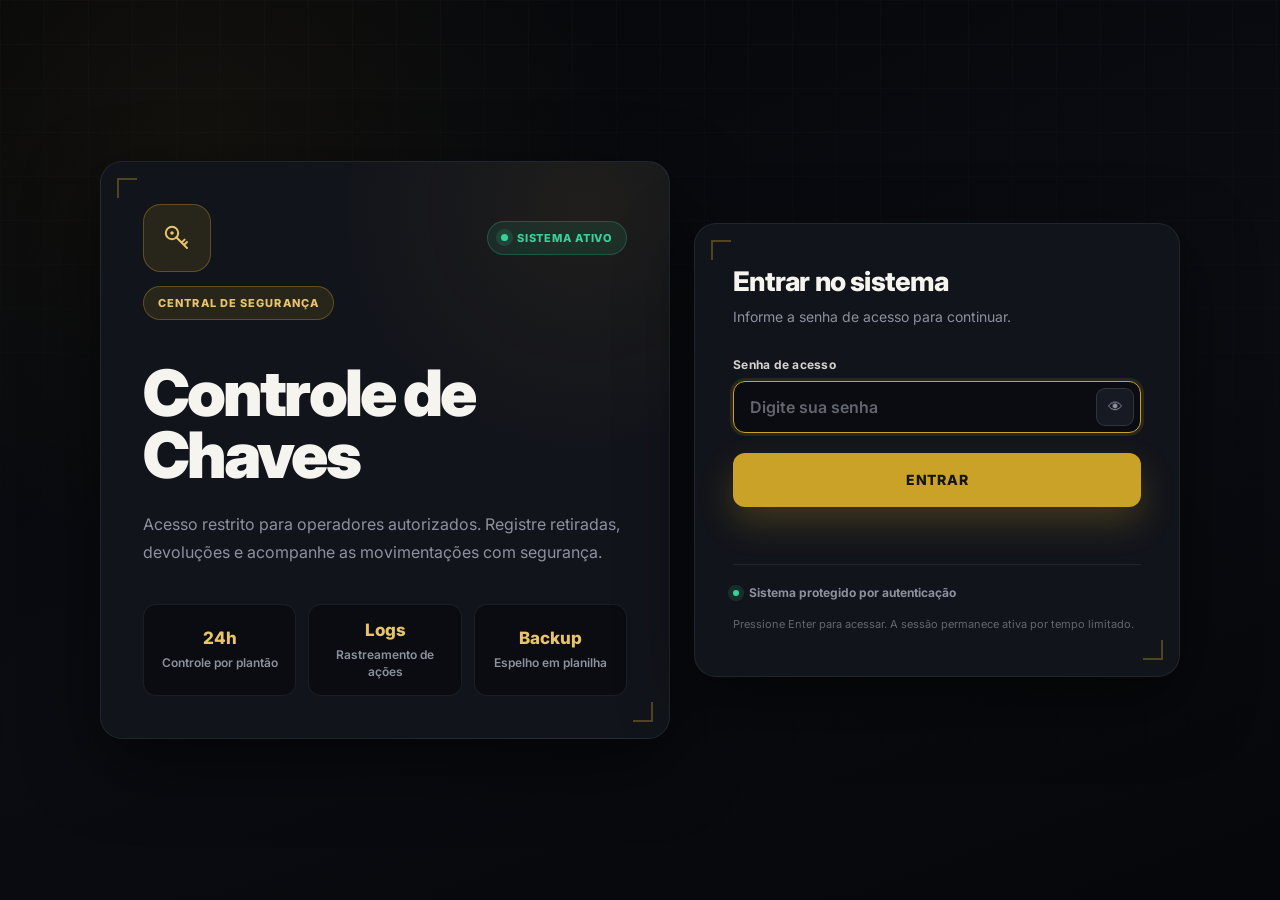
<file: login.html>
<!DOCTYPE html>
<html lang="pt-BR">
<head>
    <meta charset="UTF-8">

    <meta name="viewport" content="width=device-width, initial-scale=1.0">

    <title>Entrar – Controle de Chaves</title>

    <link rel="preconnect" href="https://fonts.googleapis.com">

    <link rel="preconnect" href="https://fonts.gstatic.com" crossorigin>

    <link
        href="https://fonts.googleapis.com/css2?family=Inter:wght@400;500;600;700;800;900&display=swap"
        rel="stylesheet"
    >

    <style>
        * {
            margin: 0;
            padding: 0;
            box-sizing: border-box;
            font-family: 'Inter', sans-serif;
        }

        :root {
            --bg-fundo: #06070a;
            --bg-fundo-2: #0a0c11;

            --card: #12141b;
            --card-forte: #171a22;
            --borda: rgba(148, 153, 166, 0.12);
            --borda-media: rgba(148, 153, 166, 0.20);
            --borda-forte: rgba(148, 153, 166, 0.32);

            --texto: #f6f4ee;
            --muted: #8d919d;
            --muted-2: #63666f;

            --latao: #c9a227;
            --latao-claro: #e8c468;
            --latao-fraco: rgba(201, 162, 39, 0.12);
            --latao-borda: rgba(201, 162, 39, 0.34);

            --verde: #34d399;
            --vermelho: #f0555c;

            --shadow: 0 24px 70px rgba(0, 0, 0, 0.55);
        }

        html {
            min-height: 100%;
        }

        body {
            min-height: 100vh;
            color: var(--texto);
            background:
                radial-gradient(circle at 15% 15%, rgba(201, 162, 39, 0.06), transparent 32%),
                linear-gradient(160deg, var(--bg-fundo) 0%, var(--bg-fundo-2) 55%, var(--bg-fundo) 100%);
            display: flex;
            align-items: center;
            justify-content: center;
            padding: 32px;
            overflow-x: hidden;
        }

        body::before {
            content: '';
            position: fixed;
            inset: 0;
            background-image:
                linear-gradient(rgba(148, 153, 166, 0.03) 1px, transparent 1px),
                linear-gradient(90deg, rgba(148, 153, 166, 0.03) 1px, transparent 1px);
            background-size: 44px 44px;
            mask-image: linear-gradient(to bottom, black, transparent 88%);
            pointer-events: none;
        }

        .login-shell {
            width: 100%;
            max-width: 1080px;
            display: grid;
            grid-template-columns: 1.08fr 0.92fr;
            gap: 24px;
            position: relative;
            z-index: 1;
        }

        .brand-card,
        .login-card {
            border: 1px solid var(--borda);
            background: var(--card);
            border-radius: 22px;
            box-shadow: var(--shadow);
            overflow: hidden;
            position: relative;
        }

        .brand-card::before,
        .login-card::before {
            content: '';
            position: absolute;
            top: 16px;
            left: 16px;
            width: 18px;
            height: 18px;
            border-top: 2px solid var(--latao-borda);
            border-left: 2px solid var(--latao-borda);
            pointer-events: none;
            z-index: 2;
        }

        .brand-card::after,
        .login-card::after {
            content: '';
            position: absolute;
            bottom: 16px;
            right: 16px;
            width: 18px;
            height: 18px;
            border-bottom: 2px solid var(--latao-borda);
            border-right: 2px solid var(--latao-borda);
            pointer-events: none;
            z-index: 2;
        }

        .brand-card {
            min-height: 460px;
            padding: 42px;
            display: flex;
            flex-direction: column;
            justify-content: space-between;
            gap: 34px;
            background:
                radial-gradient(circle at 85% 8%, rgba(201, 162, 39, 0.07), transparent 34%),
                var(--card);
        }

        .brand-top {
            display: flex;
            align-items: flex-start;
            justify-content: space-between;
            gap: 24px;
            margin-bottom: 8px;
        }

        .brand-identity {
            display: flex;
            flex-direction: column;
            align-items: flex-start;
            gap: 14px;
        }

        .logo-box {
            width: 68px;
            height: 68px;
            border-radius: 18px;
            display: grid;
            place-items: center;
            background: var(--latao-fraco);
            border: 1px solid var(--latao-borda);
            color: var(--latao-claro);
            flex-shrink: 0;
        }

        .logo-box svg {
            width: 32px;
            height: 32px;
        }

        .status-pill {
            display: inline-flex;
            align-items: center;
            gap: 9px;
            padding: 9px 13px;
            border-radius: 999px;
            color: var(--verde);
            background: rgba(52, 211, 153, 0.1);
            border: 1px solid rgba(52, 211, 153, 0.24);
            font-size: 11px;
            font-weight: 800;
            letter-spacing: 0.08em;
            text-transform: uppercase;
            white-space: nowrap;
            margin-top: 17px;
        }

        .status-dot {
            width: 7px;
            height: 7px;
            border-radius: 50%;
            background: var(--verde);
            box-shadow: 0 0 0 5px rgba(52, 211, 153, 0.14);
            flex-shrink: 0;
        }

        .eyebrow {
            display: inline-flex;
            align-items: center;
            justify-content: center;
            padding: 8px 14px;
            min-height: 34px;
            border-radius: 999px;
            color: var(--latao-claro);
            background: var(--latao-fraco);
            border: 1px solid var(--latao-borda);
            font-size: 11px;
            font-weight: 800;
            letter-spacing: 0.1em;
            text-transform: uppercase;
            white-space: nowrap;
        }

        .brand-content {
            max-width: 560px;
            margin-top: 0;
        }

        .brand-content h1 {
            max-width: 440px;
            font-size: clamp(46px, 5vw, 64px);
            line-height: 0.98;
            letter-spacing: -0.045em;
            font-weight: 900;
            margin-bottom: 24px;
            color: var(--texto);
        }

        .brand-content p {
            color: var(--muted);
            font-size: 16px;
            line-height: 1.72;
            max-width: 520px;
        }

        .brand-footer {
            display: grid;
            grid-template-columns: repeat(3, 1fr);
            gap: 12px;
            margin-top: 4px;
        }

        .mini-stat {
    min-height: 92px;
    padding: 15px;
    border-radius: 13px;
    background: var(--bg-fundo-2);
    border: 1px solid var(--borda);
    display: flex;
    flex-direction: column;
    justify-content: center;
    align-items: center;
    gap: 8px;
    text-align: center;
}

.mini-stat strong {
    display: block;
    width: 100%;
    text-align: center;
    font-size: 17px;
    line-height: 1.1;
    color: var(--latao-claro);
    font-weight: 800;
}

.mini-stat span {
    display: block;
    width: 100%;
    text-align: center;
    color: var(--muted);
    font-size: 12px;
    line-height: 1.35;
    font-weight: 600;
}

        .login-card {
            padding: 42px 38px;
            align-self: center;
        }

        .login-header {
            margin-bottom: 28px;
        }

        .login-header h2 {
            font-size: 27px;
            font-weight: 800;
            line-height: 1.15;
            letter-spacing: -0.03em;
            margin-bottom: 9px;
            color: var(--texto);
        }

        .login-header p {
            color: var(--muted);
            font-size: 14px;
            line-height: 1.6;
        }

        .form-group {
            margin-bottom: 18px;
        }

        label {
            display: block;
            color: var(--texto);
            opacity: 0.85;
            font-size: 12px;
            font-weight: 700;
            letter-spacing: 0.02em;
            margin-bottom: 9px;
        }

        .password-wrap {
            position: relative;
        }

        input {
            width: 100%;
            height: 52px;
            border-radius: 12px;
            border: 1px solid var(--borda-media);
            background: var(--bg-fundo-2);
            color: var(--texto);
            padding: 0 56px 0 16px;
            font-size: 16px;
            font-weight: 600;
            outline: none;
            transition: 0.2s ease;
        }

        input:focus {
            border-color: var(--latao);
            box-shadow: 0 0 0 3px var(--latao-fraco);
        }

        input::placeholder {
            color: var(--muted-2);
        }

        .toggle-password {
            position: absolute;
            right: 7px;
            top: 7px;
            width: 38px;
            height: 38px;
            border: 0;
            border-radius: 9px;
            background: var(--card-forte);
            border: 1px solid var(--borda-media);
            color: var(--muted);
            cursor: pointer;
            display: grid;
            place-items: center;
            font-size: 15px;
            transition: 0.2s ease;
        }

        .toggle-password:hover {
            background: #1e222c;
            color: var(--texto);
        }

        .btn-login {
            width: 100%;
            height: 54px;
            border: 0;
            border-radius: 12px;
            color: #14150c;
            background: var(--latao);
            font-weight: 800;
            font-size: 14px;
            letter-spacing: 0.05em;
            cursor: pointer;
            box-shadow: 0 16px 34px rgba(201, 162, 39, 0.24);
            transition: 0.2s ease;
            margin-top: 2px;
        }

        .btn-login:hover {
            background: var(--latao-claro);
            transform: translateY(-1px);
            box-shadow: 0 20px 40px rgba(201, 162, 39, 0.30);
        }

        .btn-login:active {
            transform: translateY(0);
        }

        .btn-login:disabled {
            cursor: not-allowed;
            opacity: 0.65;
            transform: none;
        }

        .msg {
            min-height: 20px;
            margin-top: 13px;
            font-size: 13px;
            font-weight: 700;
            color: var(--vermelho);
        }

        .security-line {
            margin-top: 24px;
            padding-top: 20px;
            border-top: 1px solid var(--borda);
            display: flex;
            align-items: center;
            gap: 10px;
            color: var(--muted);
            font-size: 12px;
            font-weight: 700;
            line-height: 1.4;
        }

        .security-line .status-dot {
            width: 6px;
            height: 6px;
        }

        .keyboard-hint {
            margin-top: 15px;
            color: var(--muted-2);
            font-size: 11px;
            line-height: 1.6;
        }

        @media (max-width: 900px) {
            body {
                align-items: flex-start;
                overflow-y: auto;
                padding: 24px;
            }

            .login-shell {
                grid-template-columns: 1fr;
                max-width: 600px;
            }

            .brand-card {
                min-height: auto;
                padding: 32px;
                gap: 28px;
            }

            .brand-content h1 {
                font-size: 44px;
                line-height: 1.02;
                margin-bottom: 18px;
            }

            .brand-content p {
                font-size: 15px;
                line-height: 1.6;
            }

            .brand-footer {
                grid-template-columns: 1fr;
            }

            .mini-stat {
                min-height: auto;
                gap: 8px;
            }
        }

        @media (max-width: 560px) {
            body {
                padding: 18px;
            }

            .brand-card,
            .login-card {
                border-radius: 18px;
                padding: 24px;
            }

            .brand-top {
                flex-direction: column;
                align-items: flex-start;
                gap: 16px;
            }

            .status-pill {
                margin-top: 0;
            }

            .logo-box {
                width: 62px;
                height: 62px;
            }

            .logo-box svg {
                width: 30px;
                height: 30px;
            }

            .eyebrow {
                white-space: normal;
                line-height: 1.35;
                text-align: left;
            }

            .brand-content h1 {
                font-size: 39px;
                line-height: 1.03;
                letter-spacing: -0.035em;
            }

            .brand-content p {
                font-size: 14px;
            }

            .login-header h2 {
                font-size: 24px;
            }

            input,
            .btn-login {
                height: 50px;
            }
        }

        @media (max-width: 380px) {
            body {
                padding: 14px;
            }

            .brand-card,
            .login-card {
                padding: 22px;
            }

            .brand-content h1 {
                font-size: 35px;
            }

            .status-pill,
            .eyebrow {
                font-size: 10px;
            }
        }
    </style>
</head>

<body>
    <main class="login-shell">
        <section class="brand-card" aria-label="Controle de Chaves">
            <div class="brand-top">
                <div class="brand-identity">
                    <div class="logo-box" aria-hidden="true">
                        <svg viewBox="0 0 32 32" fill="none" xmlns="http://www.w3.org/2000/svg">
                            <circle cx="11" cy="11" r="6.2" stroke="currentColor" stroke-width="2"/>
                            <circle cx="11" cy="11" r="1.8" fill="currentColor"/>
                            <path d="M15.3 15.3L26 26M20.6 20.6L23.6 17.6M23 23L26 20" stroke="currentColor" stroke-width="2" stroke-linecap="round" stroke-linejoin="round"/>
                        </svg>
                    </div>

                    <div class="eyebrow">
                        Central de Segurança
                    </div>
                </div>

                <div class="status-pill">
                    <span class="status-dot"></span>
                    Sistema ativo
                </div>
            </div>

            <div class="brand-content">
                <h1>Controle de Chaves</h1>

                <p>
                    Acesso restrito para operadores autorizados. Registre retiradas,
                    devoluções e acompanhe as movimentações com segurança.
                </p>
            </div>

            <div class="brand-footer">
                <div class="mini-stat">
                    <strong>24h</strong>
                    <span>Controle por plantão</span>
                </div>

                <div class="mini-stat">
                    <strong>Logs</strong>
                    <span>Rastreamento de ações</span>
                </div>

                <div class="mini-stat">
                    <strong>Backup</strong>
                    <span>Espelho em planilha</span>
                </div>
            </div>
        </section>

        <section class="login-card" aria-label="Entrar no sistema">
            <div class="login-header">
                <h2>Entrar no sistema</h2>
                <p>Informe a senha de acesso para continuar.</p>
            </div>

            <form id="loginForm">
                <div class="form-group">
                    <label for="senha">Senha de acesso</label>

                    <div class="password-wrap">
                        <input
                            id="senha"
                            name="senha"
                            type="password"
                            autocomplete="current-password"
                            placeholder="Digite sua senha"
                            required
                            autofocus
                        >

                        <button
                            type="button"
                            class="toggle-password"
                            id="togglePassword"
                            aria-label="Mostrar ou ocultar senha"
                            title="Mostrar ou ocultar senha"
                        >
                            👁
                        </button>
                    </div>
                </div>

                <button class="btn-login" id="btnLogin" type="submit">
                    ENTRAR
                </button>

                <div class="msg" id="msgLogin"></div>
            </form>

            <div class="security-line">
                <span class="status-dot"></span>
                Sistema protegido por autenticação
            </div>

            <div class="keyboard-hint">
                Pressione Enter para acessar. A sessão permanece ativa por tempo limitado.
            </div>
        </section>
    </main>

    <script>
        const form = document.getElementById('loginForm');
        const senhaInput = document.getElementById('senha');
        const btnLogin = document.getElementById('btnLogin');
        const msgLogin = document.getElementById('msgLogin');
        const togglePassword = document.getElementById('togglePassword');

        togglePassword.addEventListener('click', () => {
            const mostrando = senhaInput.type === 'text';

            senhaInput.type = mostrando ? 'password' : 'text';
            togglePassword.textContent = mostrando ? '👁' : '🙈';
            senhaInput.focus();
        });

        form.addEventListener('submit', async (event) => {
            event.preventDefault();

            const senha = senhaInput.value.trim();

            if (!senha) {
                msgLogin.textContent = 'Informe a senha de acesso.';
                senhaInput.focus();
                return;
            }

            btnLogin.disabled = true;
            btnLogin.textContent = 'ENTRANDO...';
            msgLogin.textContent = '';

            try {
                const resp = await fetch('/api/login', {
                    method: 'POST',
                    headers: {
                        'Content-Type': 'application/json'
                    },
                    body: JSON.stringify({
                        senha: senha,
                        password: senha
                    })
                });

                const data = await resp.json().catch(() => null);

                if (!resp.ok || !data || !data.sucesso) {
                    msgLogin.textContent = data && data.erro
                        ? data.erro
                        : 'Senha inválida. Tente novamente.';

                    senhaInput.select();
                    return;
                }

                window.location.replace('/');
            } catch (erro) {
                msgLogin.textContent = 'Erro de conexão. Verifique a internet e tente novamente.';
            } finally {
                btnLogin.disabled = false;
                btnLogin.textContent = 'ENTRAR';
            }
        });
    </script>
</body>
</html>
</file>
